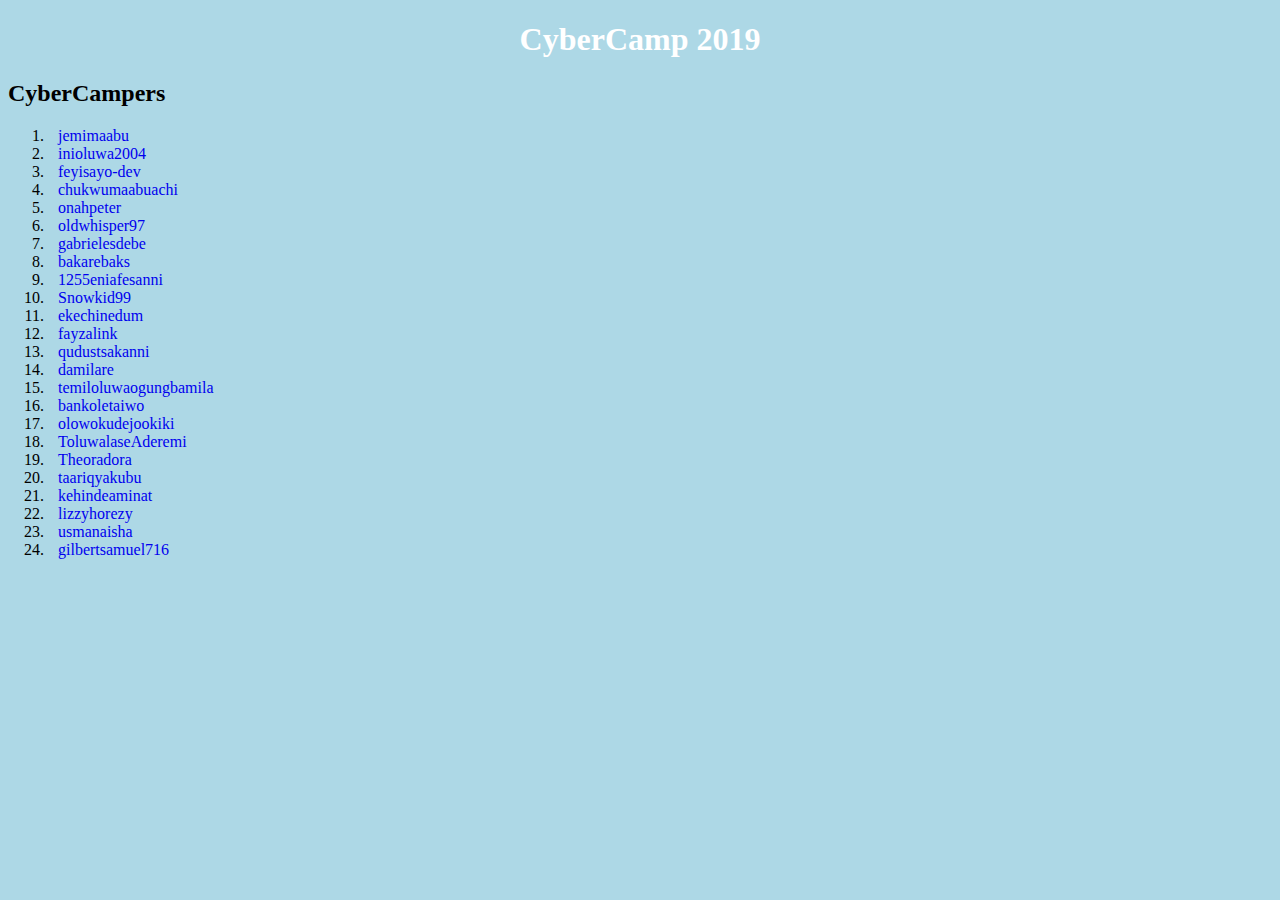
<file: index.html>
<!DOCTYPE html>
<html>

<head>
  <title>
    CyberCamp 2019
  </title>
  <link rel="stylesheet" href="style.css">
</head>

<body>
  <h1>CyberCamp 2019</h1>
  <h2>CyberCampers</h2>
  <ol>
    <li><a href="https://github.com/jemimaabu" target="_blank">jemimaabu</a></li>
    <li><a href="https://github.com/inioluwa2004" target="_blank">inioluwa2004</a></li>  
    <li><a href="https://github.com/feyisayo-dev" target="_blank">feyisayo-dev</a></li>  
    <li><a href="https://github.com/chukwumaabuachi" target="_blank">chukwumaabuachi</a></li>
    <li><a href="https://github.com/onahpeter" target="_blank">onahpeter</a></li>
    <li><a href="https://github.com/oldwhisper97" target="_blank">oldwhisper97</a></li>
    <li><a href="https://github.com/gabrielesdebe" target="_blank">gabrielesdebe</a></li>
    <li><a href="https://github.com/bakarebaks" target="_blank">bakarebaks</a></li>
    <li><a href="https://github.com/1255eniafesanni" target="_blank">1255eniafesanni</a></li>
    <li><a href="https://github.com/Snowkid99" target="_blank">Snowkid99</a></li>
    <li><a href="https://github.com/ekechinedum" target="_blank">ekechinedum</a></li>
    <li><a href="https://github.com/fayzalink" target="_blank">fayzalink</a></li>
    <li><a href="https://github.com/qudustsakanni" target="_blank">qudustsakanni</a></li>
    <li><a href="https://github.com/damilare" target="_blank">damilare</a></li>
    <li><a href="https://github.com/temiloluwaogungbamila" target="_blank">temiloluwaogungbamila</a></li>
    <li><a href="https://github.com/bankoletaiwo" target="_blank">bankoletaiwo</a></li>
    <li><a href="https://github.com/olowokudejookiki" target="_blank">olowokudejookiki</a></li>
    <li><a href="https://github.com/ToluwalaseAderemi" target="_blank">ToluwalaseAderemi</a></li>
    <li><a href="https://github.com/Theoradora" target="_blank">Theoradora</a></li>
    <li><a href="https://github.com/taariqyakubu" target="_blank">taariqyakubu</a></li>
    <li><a href="https://github.com/kehindeaminat" target="_blank">kehindeaminat</a></li>
    <li><a href="https://github.com/lizzyhorezy" target="_blank">lizzyhorezy</a></li>
    <li><a href="https://github.com/usmanaisha" target="_blank">usmanaisha</a></li>
    <li><a href="https://github.com/gilbertsamuel716" target="_blank">gilbertsamuel716</a></li>
  </ol>
</body>

</html>
</file>
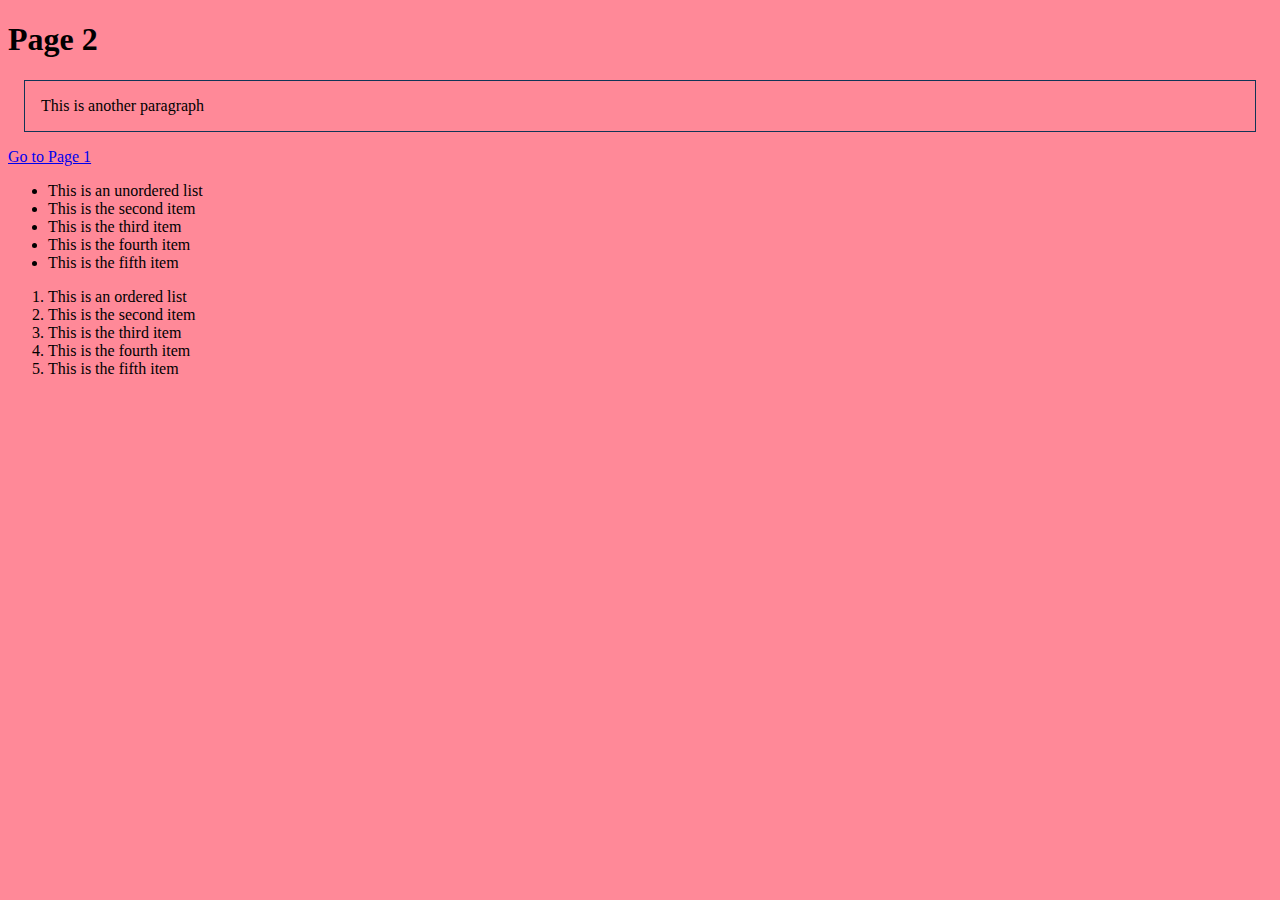
<file: page.html>
<!DOCTYPE html>
<html>

<head>
  <title>
    My First Website Second Page
  </title>
  <style>
    body {
      background-color: #ff8998
    }
    p {
      margin: 1em;
      padding: 1em;
    }
  </style>
</head>

<body>
  <h1>Page 2</h1>
  <p style="border-width: 1px; border-style: solid; border-color: #123456">This is another paragraph</p>
  <a href="index.html">Go to Page 1</a>
  <ul>
    <li>This is an unordered list</li>
    <li>This is the second item</li>
    <li>This is the third item</li>
    <li>This is the fourth item</li>
    <li>This is the fifth item</li>
  </ul>
  <ol>
    <li>This is an ordered list</li>
    <li>This is the second item</li>
    <li>This is the third item</li>
    <li>This is the fourth item</li>
    <li>This is the fifth item</li>
  </ol>
</body>

</html>
</file>
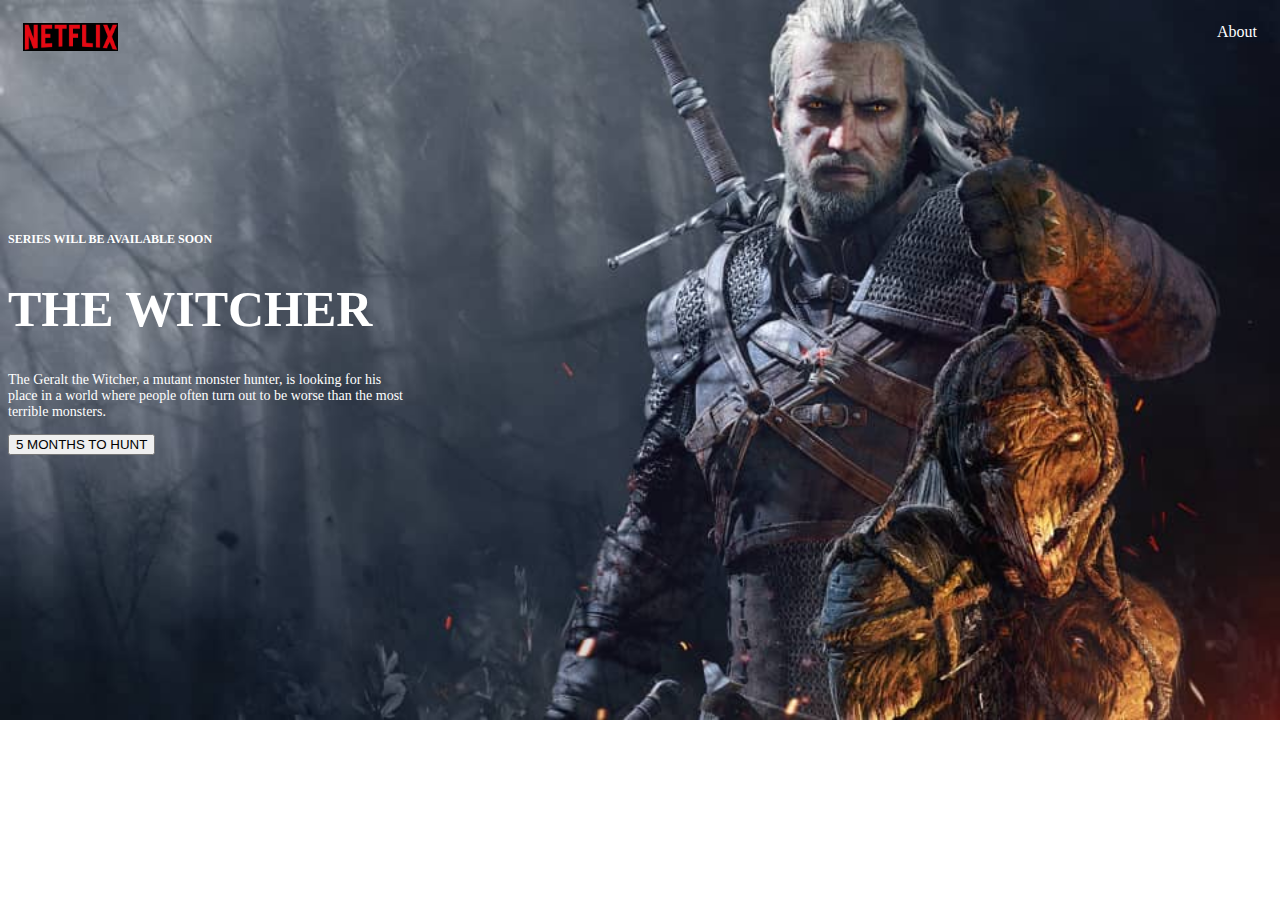
<file: witcher.html>
<!DOCTYPE html>
<html>

<head>
    <link href="witcher.css" rel="stylesheet">
    <title>
        The Witcher
    </title>
</head>

<body>
    <nav class="navbar">
        <img src="net.png" alt="logo" class="logo" />
        <a href="About">About</a>
    </nav>
    <main class="row">
        <div class="column">
            <h3 class="first">Series will be available soon</h3>
            <h1 class="second">The Witcher</h1>
            <p class="paragraph"> The Geralt the Witcher, a mutant monster hunter, is looking for his place in a world where people often turn out to be worse than the most terrible monsters.
            </p>
            <div class="dema">
                <button class="button">5 MONTHS TO HUNT</button>
            </div>
        </div>
    </main>
</body>

</html>
</file>
<file: style.css>
body {
  background-color: lightblue;
}

h1 {
  color: white;
  text-align: center;
}

p {
  font-family: Arial;
  font-size: 20px;
}

a {
  padding: 10px;
  text-decoration: none;
}
</file>
<file: witcher.css>
body {
    background-image: url(witch.jpg);
    background-size: cover;
    background-repeat: no-repeat;
    background-position: top;
}

.logo {
    width: 95px;
}

.navbar {
    padding: 15px;
}

.navbar a {
    float: right;
    color: white;
    text-decoration: none;
}

.column p {
    font-size: 14px;
}

.column {
    width: 400px;
    color: white;
    padding-top: 150px;
}

.first {
    font-size: 12px;
    text-transform: uppercase;
}

.second {
    text-transform: uppercase;
    font-size: 50px;
}
</file>
